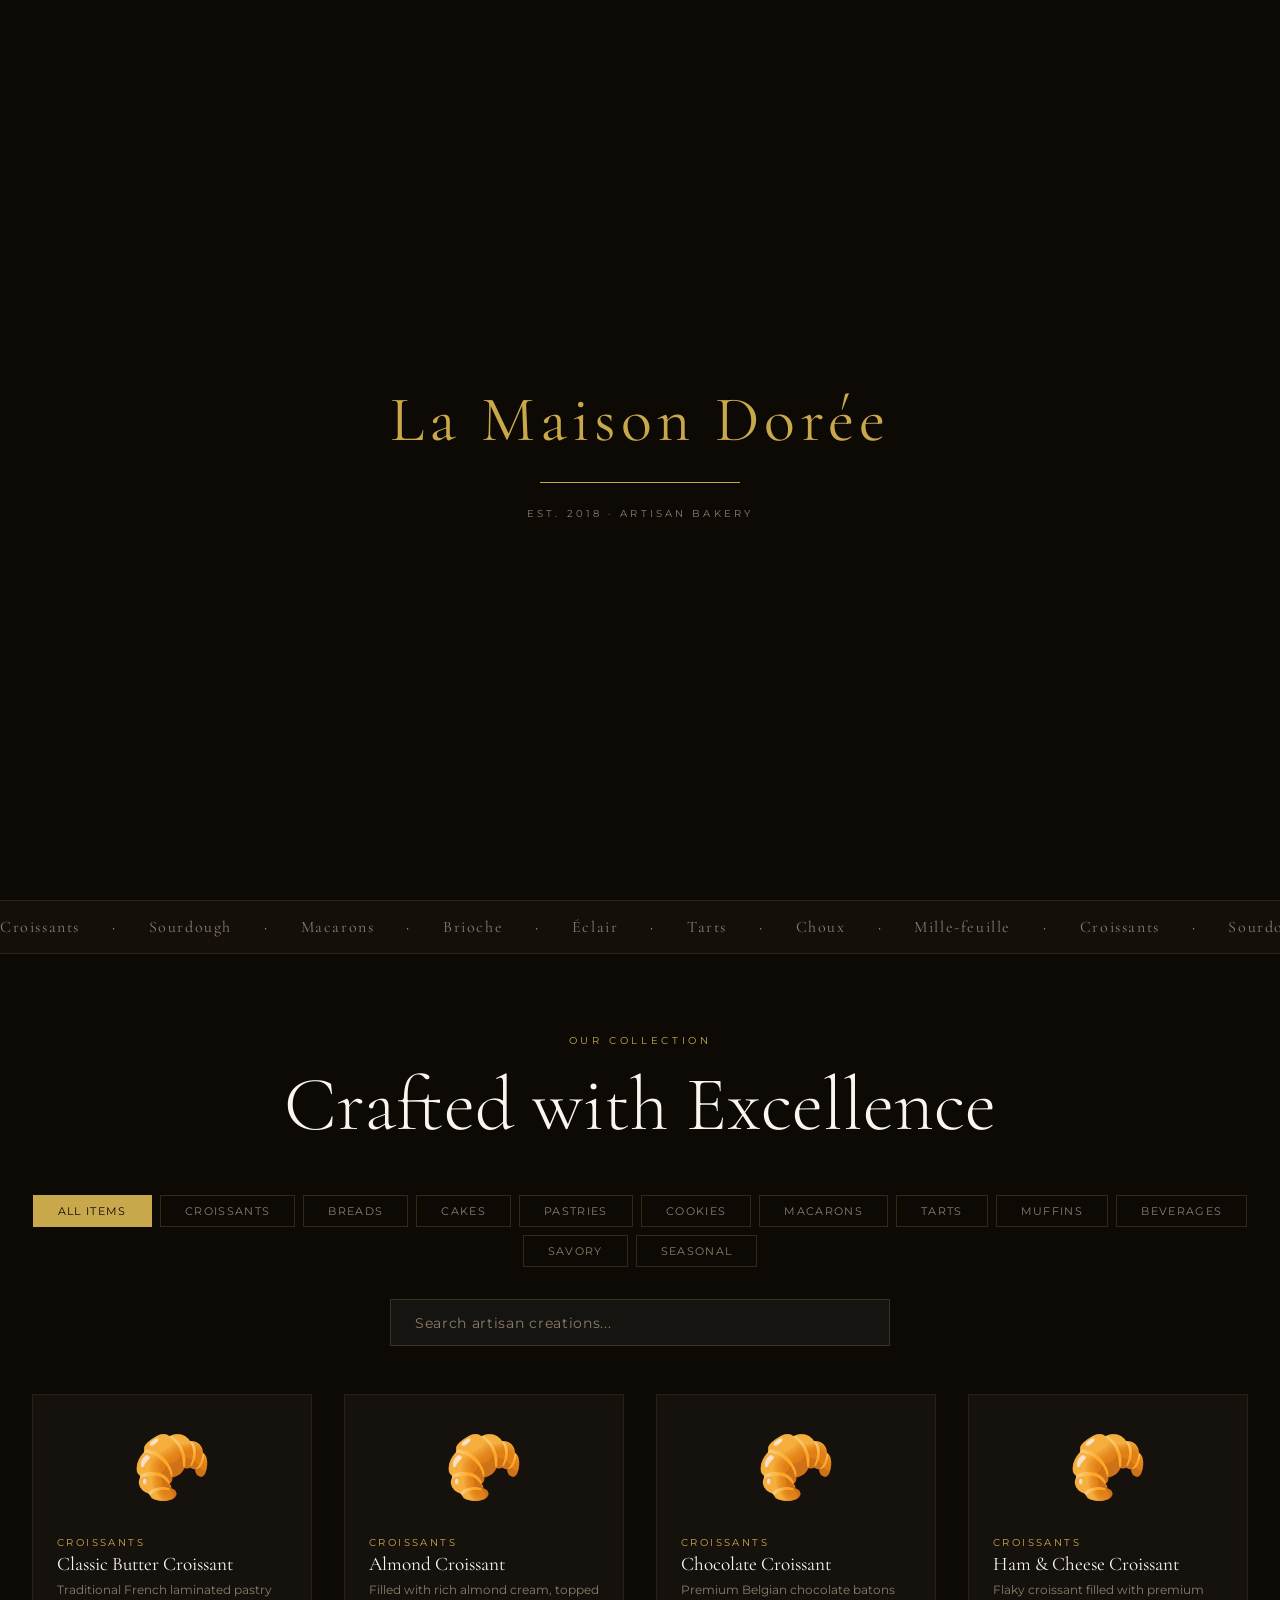
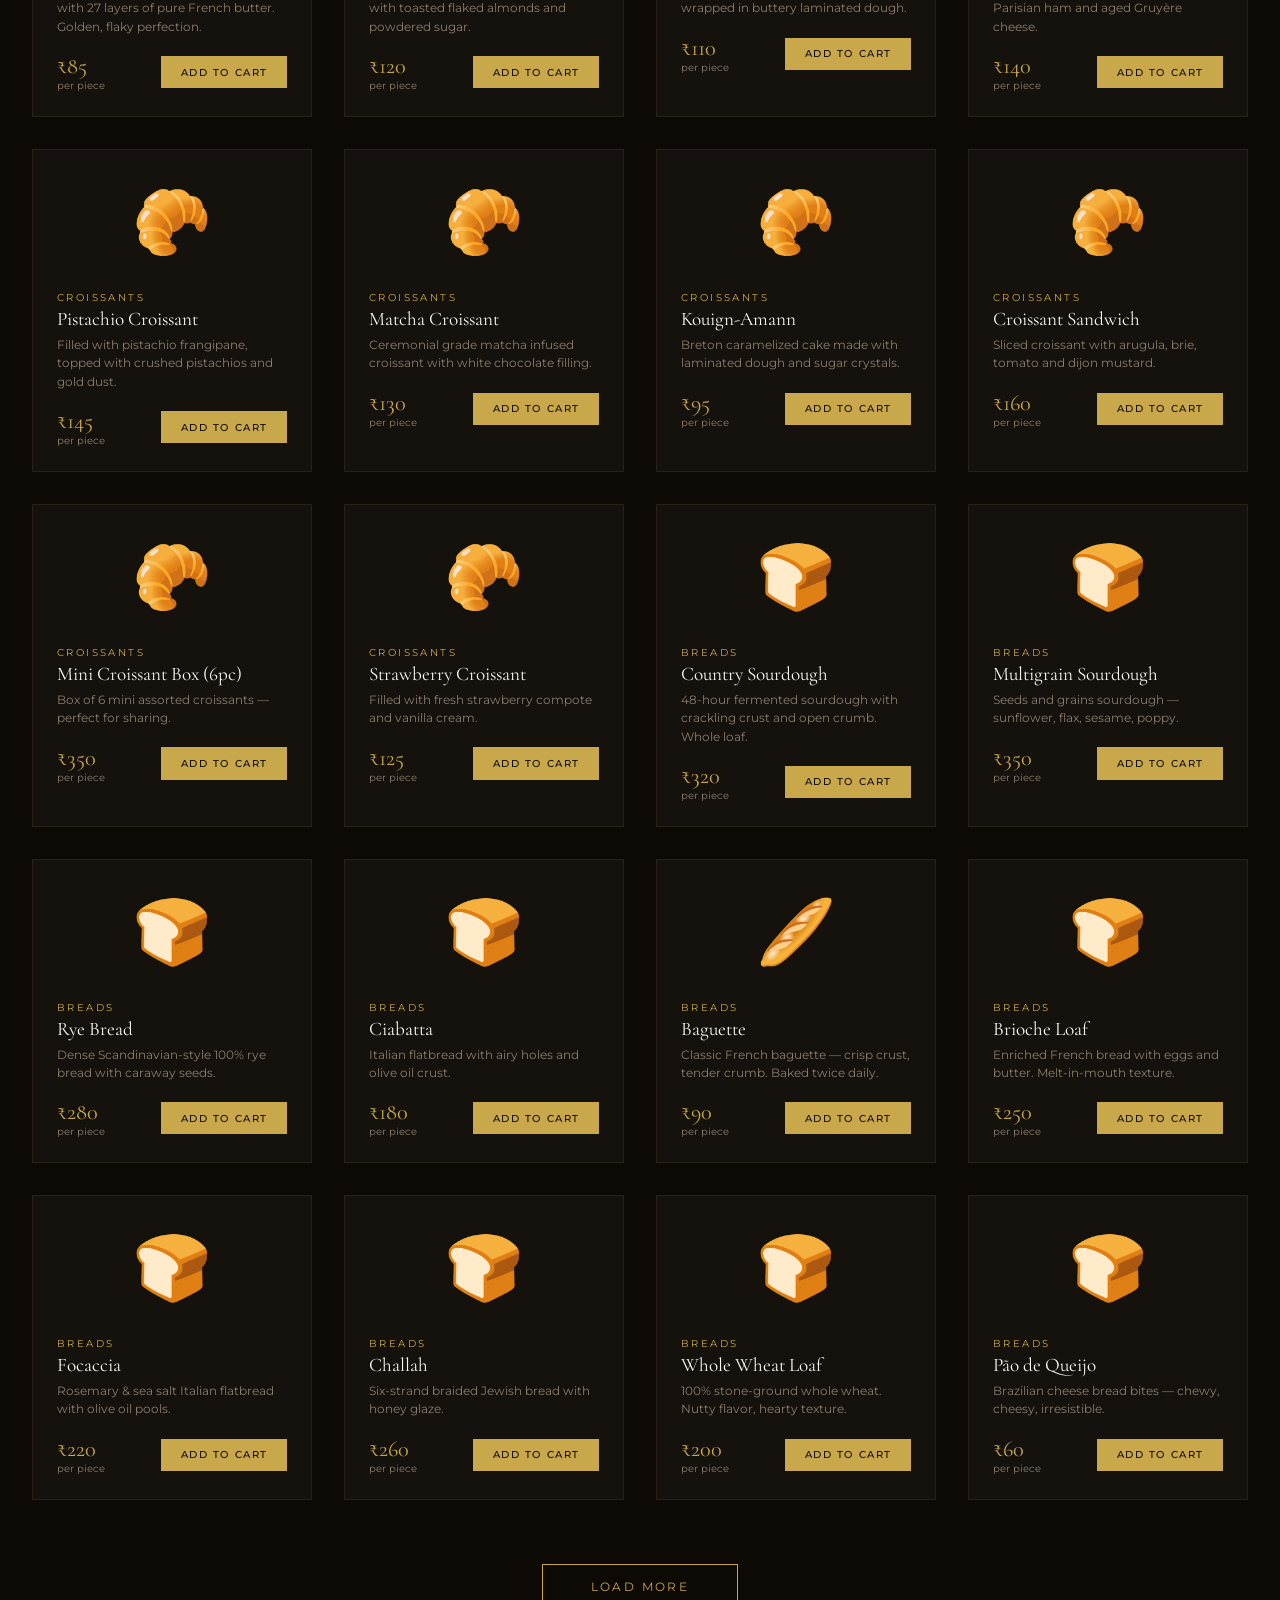
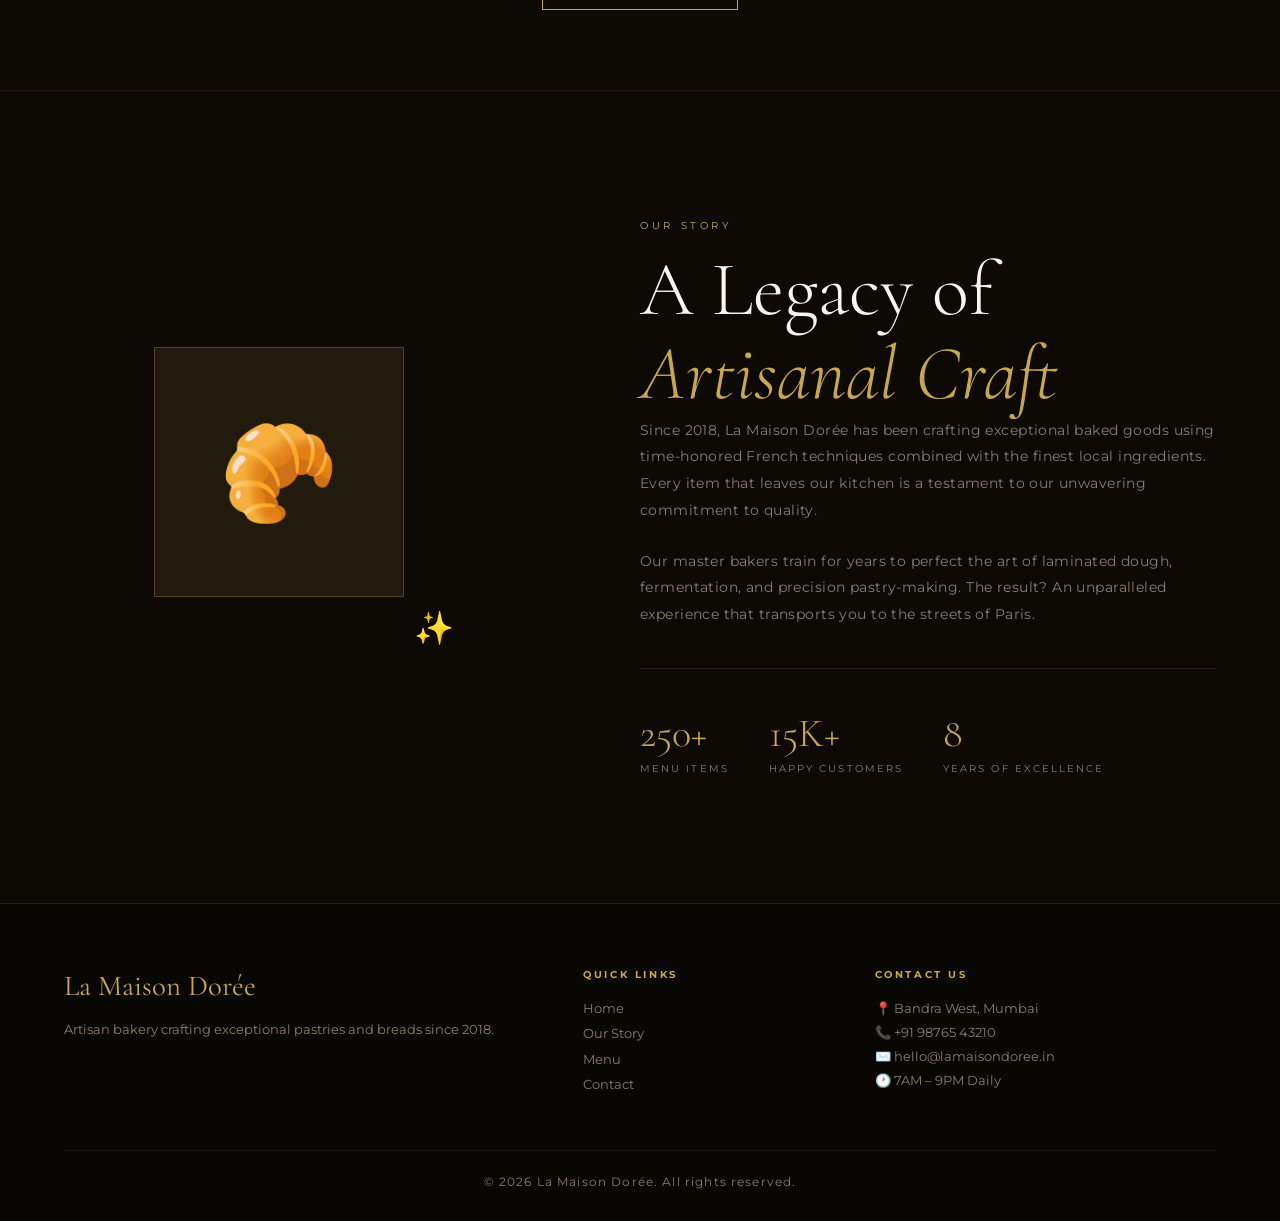
<file: index.html>
<!DOCTYPE html>
<html lang="en">
<head>
<meta charset="UTF-8">
<meta name="viewport" content="width=device-width, initial-scale=1.0">
<title>La Maison Dorée — Artisan Bakery</title>
<link rel="preconnect" href="https://fonts.googleapis.com">
<link href="https://fonts.googleapis.com/css2?family=Cormorant+Garamond:ital,wght@0,300;0,400;0,600;1,300;1,400&family=Montserrat:wght@200;300;400;500&family=Playfair+Display:ital,wght@0,400;0,700;1,400&display=swap" rel="stylesheet">
<link rel="stylesheet" href="css/customer.css">
</head>
<body>

<!-- Preloader -->
<div id="preloader">
  <div class="preloader-inner">
    <div class="preloader-logo">La Maison Dorée</div>
    <div class="preloader-line"></div>
    <div class="preloader-text">EST. 2018 · ARTISAN BAKERY</div>
  </div>
</div>

<!-- Cursor -->
<div class="custom-cursor" id="cursor"></div>
<div class="custom-cursor-follower" id="cursor-follower"></div>

<!-- Navigation -->
<nav class="nav" id="nav">
  <div class="nav-left">
    <span class="nav-tagline">Mumbai's Finest</span>
  </div>
  <div class="nav-center">
    <a href="index.html" class="nav-logo">La Maison Dorée</a>
  </div>
  <div class="nav-right">
    <button class="nav-btn" onclick="openAuthModal()">
      <span id="nav-user-name">Login</span>
    </button>
    <button class="cart-btn" onclick="openCart()">
      <span class="cart-icon">🛒</span>
      <span class="cart-count" id="cart-count">0</span>
    </button>
    <button class="nav-btn admin-link" onclick="window.location.href='admin.html'">Admin</button>
  </div>
</nav>

<!-- Hero Section -->
<section class="hero">
  <div class="hero-bg">
    <div class="hero-gradient"></div>
    <div class="hero-particles" id="particles"></div>
  </div>
  <div class="hero-content">
    <p class="hero-eyebrow reveal-up">Handcrafted with Passion</p>
    <h1 class="hero-title reveal-up">
      <span class="hero-title-line">Artisan</span>
      <span class="hero-title-line italic">Boulangerie</span>
    </h1>
    <p class="hero-subtitle reveal-up">Where every creation is a masterpiece of flavor, tradition, and contemporary artistry</p>
    <div class="hero-actions reveal-up">
      <button class="btn-primary" onclick="document.getElementById('products').scrollIntoView({behavior:'smooth'})">
        <span>Explore Collection</span>
        <svg width="20" height="20" viewBox="0 0 20 20" fill="none"><path d="M4 10h12M10 4l6 6-6 6" stroke="currentColor" stroke-width="1.5"/></svg>
      </button>
      <button class="btn-ghost" onclick="document.getElementById('about').scrollIntoView({behavior:'smooth'})">Our Story</button>
    </div>
  </div>
  <div class="hero-scroll-indicator">
    <div class="scroll-line"></div>
    <span>Scroll</span>
  </div>
</section>

<!-- Marquee -->
<div class="marquee-section">
  <div class="marquee-track">
    <span>Croissants</span><span class="dot">·</span>
    <span>Sourdough</span><span class="dot">·</span>
    <span>Macarons</span><span class="dot">·</span>
    <span>Brioche</span><span class="dot">·</span>
    <span>Éclair</span><span class="dot">·</span>
    <span>Tarts</span><span class="dot">·</span>
    <span>Choux</span><span class="dot">·</span>
    <span>Mille-feuille</span><span class="dot">·</span>
    <span>Croissants</span><span class="dot">·</span>
    <span>Sourdough</span><span class="dot">·</span>
    <span>Macarons</span><span class="dot">·</span>
    <span>Brioche</span><span class="dot">·</span>
    <span>Éclair</span><span class="dot">·</span>
    <span>Tarts</span><span class="dot">·</span>
    <span>Choux</span><span class="dot">·</span>
    <span>Mille-feuille</span><span class="dot">·</span>
  </div>
</div>

<!-- Categories Filter -->
<section class="categories-section" id="products">
  <div class="section-header">
    <p class="section-eyebrow">Our Collection</p>
    <h2 class="section-title">Crafted with Excellence</h2>
  </div>
  <div class="categories-filter" id="categories-filter">
    <button class="cat-btn active" data-cat="all">All Items</button>
    <button class="cat-btn" data-cat="croissants">Croissants</button>
    <button class="cat-btn" data-cat="breads">Breads</button>
    <button class="cat-btn" data-cat="cakes">Cakes</button>
    <button class="cat-btn" data-cat="pastries">Pastries</button>
    <button class="cat-btn" data-cat="cookies">Cookies</button>
    <button class="cat-btn" data-cat="macarons">Macarons</button>
    <button class="cat-btn" data-cat="tarts">Tarts</button>
    <button class="cat-btn" data-cat="muffins">Muffins</button>
    <button class="cat-btn" data-cat="beverages">Beverages</button>
    <button class="cat-btn" data-cat="savory">Savory</button>
    <button class="cat-btn" data-cat="seasonal">Seasonal</button>
  </div>

  <!-- Search -->
  <div class="search-bar-wrap">
    <input type="text" id="product-search" placeholder="Search artisan creations..." class="search-bar" oninput="filterProducts()">
  </div>

  <!-- Products Grid -->
  <div class="products-grid" id="products-grid"></div>
  
  <div class="load-more-wrap">
    <button class="btn-outline" id="load-more-btn" onclick="loadMore()">Load More</button>
  </div>
</section>

<!-- About Section -->
<section class="about-section" id="about">
  <div class="about-grid">
    <div class="about-visual">
      <div class="about-img-stack">
        <div class="about-img-main">🥐</div>
        <div class="about-img-accent">✨</div>
      </div>
    </div>
    <div class="about-content">
      <p class="section-eyebrow">Our Story</p>
      <h2 class="section-title">A Legacy of<br><em>Artisanal Craft</em></h2>
      <p class="about-text">Since 2018, La Maison Dorée has been crafting exceptional baked goods using time-honored French techniques combined with the finest local ingredients. Every item that leaves our kitchen is a testament to our unwavering commitment to quality.</p>
      <p class="about-text">Our master bakers train for years to perfect the art of laminated dough, fermentation, and precision pastry-making. The result? An unparalleled experience that transports you to the streets of Paris.</p>
      <div class="about-stats">
        <div class="stat"><span class="stat-num">250+</span><span class="stat-label">Menu Items</span></div>
        <div class="stat"><span class="stat-num">15K+</span><span class="stat-label">Happy Customers</span></div>
        <div class="stat"><span class="stat-num">8</span><span class="stat-label">Years of Excellence</span></div>
      </div>
    </div>
  </div>
</section>

<!-- Cart Sidebar -->
<div class="cart-overlay" id="cart-overlay" onclick="closeCart()"></div>
<div class="cart-sidebar" id="cart-sidebar">
  <div class="cart-header">
    <h3>Your Selection</h3>
    <button onclick="closeCart()" class="cart-close">×</button>
  </div>
  <div class="cart-items" id="cart-items"></div>
  <div class="cart-footer">
    <div class="cart-total-row">
      <span>Subtotal</span>
      <span id="cart-subtotal">₹0</span>
    </div>
    <div class="cart-total-row">
      <span>GST (5%)</span>
      <span id="cart-tax">₹0</span>
    </div>
    <div class="cart-total-row cart-total-final">
      <span>Total</span>
      <span id="cart-total">₹0</span>
    </div>
    <button class="btn-primary full-width" onclick="proceedToCheckout()">Proceed to Checkout</button>
  </div>
</div>

<!-- Auth Modal -->
<div class="modal-overlay" id="auth-modal-overlay">
  <div class="modal auth-modal">
    <button class="modal-close" onclick="closeAuthModal()">×</button>
    <div class="auth-tabs">
      <button class="auth-tab active" id="login-tab" onclick="switchTab('login')">Sign In</button>
      <button class="auth-tab" id="signup-tab" onclick="switchTab('signup')">Register</button>
    </div>
    
    <!-- Login Form -->
    <div id="login-form" class="auth-form">
      <h2>Welcome Back</h2>
      <p class="auth-subtitle">Sign in to your account</p>
      <div class="form-group">
        <label>Email Address</label>
        <input type="email" id="login-email" placeholder="your@email.com" class="form-input">
      </div>
      <div class="form-group">
        <label>Password</label>
        <div class="input-pw-wrap">
          <input type="password" id="login-password" placeholder="Enter password" class="form-input">
          <button class="pw-toggle" onclick="togglePw('login-password')">👁</button>
        </div>
      </div>
      <div id="login-error" class="form-error"></div>
      <button class="btn-primary full-width" onclick="loginUser()">Sign In</button>
      <p class="auth-switch">New here? <a href="#" onclick="switchTab('signup')">Create Account</a></p>
    </div>
    
    <!-- Signup Form -->
    <div id="signup-form" class="auth-form hidden">
      <h2>Create Account</h2>
      <p class="auth-subtitle">Join La Maison Dorée</p>
      <div class="form-row">
        <div class="form-group">
          <label>First Name *</label>
          <input type="text" id="su-fname" placeholder="First name" class="form-input">
        </div>
        <div class="form-group">
          <label>Last Name *</label>
          <input type="text" id="su-lname" placeholder="Last name" class="form-input">
        </div>
      </div>
      <div class="form-group">
        <label>Email Address *</label>
        <input type="email" id="su-email" placeholder="your@email.com" class="form-input">
      </div>
      <div class="form-group">
        <label>Phone Number *</label>
        <div class="phone-wrap">
          <span class="phone-prefix">+91</span>
          <input type="tel" id="su-phone" placeholder="10-digit mobile number" class="form-input" maxlength="10">
        </div>
      </div>
      <div class="form-group">
        <label>Password *</label>
        <div class="input-pw-wrap">
          <input type="password" id="su-password" placeholder="Min 8 characters" class="form-input" oninput="checkPasswordStrength(this.value)">
          <button class="pw-toggle" onclick="togglePw('su-password')">👁</button>
        </div>
        <div class="pw-strength-bar"><div id="pw-strength-fill"></div></div>
        <p class="pw-strength-text" id="pw-strength-text"></p>
      </div>
      <div class="form-group">
        <label>Confirm Password *</label>
        <input type="password" id="su-confirm-password" placeholder="Re-enter password" class="form-input">
      </div>
      <div class="address-section">
        <h4 class="address-title">Delivery Address</h4>
        <div class="form-group">
          <label>Address Line 1 *</label>
          <input type="text" id="su-addr1" placeholder="House/Flat no., Building name" class="form-input">
        </div>
        <div class="form-group">
          <label>Address Line 2</label>
          <input type="text" id="su-addr2" placeholder="Street, Locality" class="form-input">
        </div>
        <div class="form-row">
          <div class="form-group">
            <label>PIN Code *</label>
            <input type="text" id="su-pin" placeholder="6-digit PIN" class="form-input" maxlength="6" oninput="fetchPincode(this.value)">
          </div>
          <div class="form-group">
            <label>City</label>
            <input type="text" id="su-city" placeholder="City" class="form-input" readonly>
          </div>
        </div>
        <div class="form-row">
          <div class="form-group">
            <label>State</label>
            <input type="text" id="su-state" placeholder="State" class="form-input" readonly>
          </div>
          <div class="form-group">
            <label>Country</label>
            <input type="text" id="su-country" value="India" class="form-input" readonly>
          </div>
        </div>
      </div>
      <div id="signup-error" class="form-error"></div>
      <button class="btn-primary full-width" onclick="registerUser()">Create Account</button>
      <p class="auth-switch">Already have an account? <a href="#" onclick="switchTab('login')">Sign In</a></p>
    </div>
  </div>
</div>

<!-- Checkout Modal -->
<div class="modal-overlay" id="checkout-modal-overlay">
  <div class="modal checkout-modal">
    <button class="modal-close" onclick="closeCheckout()">×</button>
    <h2>Order Summary</h2>
    <div id="checkout-items-list"></div>
    <div class="checkout-address-section">
      <h3>Delivery Address</h3>
      <div id="checkout-address-display"></div>
    </div>
    <div class="checkout-totals">
      <div class="checkout-row"><span>Subtotal</span><span id="co-subtotal"></span></div>
      <div class="checkout-row"><span>GST (5%)</span><span id="co-tax"></span></div>
      <div class="checkout-row"><span>Delivery</span><span>₹40</span></div>
      <div class="checkout-row total-row"><span>Total</span><span id="co-total"></span></div>
    </div>
    <button class="btn-primary full-width" onclick="goToPayment()">Proceed to Payment</button>
  </div>
</div>

<!-- Payment Modal -->
<div class="modal-overlay" id="payment-modal-overlay">
  <div class="modal payment-modal">
    <button class="modal-close" onclick="closePayment()">×</button>
    <h2>Secure Payment</h2>
    <div class="payment-amount-display">
      <span class="pay-label">Amount to Pay</span>
      <span class="pay-amount" id="pay-amount-display">₹0</span>
    </div>
    <div class="payment-methods">
      <button class="pay-method-btn active" data-method="upi">UPI</button>
      <button class="pay-method-btn" data-method="card">Credit/Debit Card</button>
      <button class="pay-method-btn" data-method="cod">Cash on Delivery</button>
    </div>
    <div class="pay-upi pay-section active" id="pay-upi">
      <div class="form-group">
        <label>UPI ID</label>
        <input type="text" id="upi-id" placeholder="yourname@paytm / @gpay" class="form-input">
      </div>
      <div class="qr-mock">
        <div class="qr-inner">📱</div>
        <p>Scan to pay via any UPI app</p>
      </div>
    </div>
    <div class="pay-card pay-section" id="pay-card">
      <div class="form-group">
        <label>Card Number</label>
        <input type="text" id="card-num" placeholder="1234 5678 9012 3456" class="form-input" maxlength="19" oninput="formatCard(this)">
      </div>
      <div class="form-row">
        <div class="form-group">
          <label>Expiry</label>
          <input type="text" id="card-exp" placeholder="MM/YY" class="form-input" maxlength="5">
        </div>
        <div class="form-group">
          <label>CVV</label>
          <input type="password" id="card-cvv" placeholder="•••" class="form-input" maxlength="3">
        </div>
      </div>
      <div class="form-group">
        <label>Name on Card</label>
        <input type="text" id="card-name" placeholder="Full name" class="form-input">
      </div>
    </div>
    <div class="pay-cod pay-section" id="pay-cod">
      <div class="cod-info">
        <span class="cod-icon">💵</span>
        <p>Pay in cash when your order arrives. Please keep exact change ready.</p>
      </div>
    </div>
    <div class="payment-confirm-check">
      <label class="checkbox-label">
        <input type="checkbox" id="payment-confirm-checkbox">
        <span class="checkmark"></span>
        I confirm the order details and authorize this payment of <strong id="confirm-amount"></strong>
      </label>
    </div>
    <button class="btn-primary full-width" onclick="confirmPayment()">Confirm & Place Order</button>
  </div>
</div>

<!-- Footer -->
<footer class="footer">
  <div class="footer-top">
    <div class="footer-brand">
      <div class="footer-logo">La Maison Dorée</div>
      <p>Artisan bakery crafting exceptional pastries and breads since 2018.</p>
    </div>
    <div class="footer-links">
      <h4>Quick Links</h4>
      <a href="#">Home</a>
      <a href="#">Our Story</a>
      <a href="#">Menu</a>
      <a href="#">Contact</a>
    </div>
    <div class="footer-contact">
      <h4>Contact Us</h4>
      <p>📍 Bandra West, Mumbai</p>
      <p>📞 +91 98765 43210</p>
      <p>✉️ hello@lamaisondoree.in</p>
      <p>🕐 7AM – 9PM Daily</p>
    </div>
  </div>
  <div class="footer-bottom">
    <p>© 2026 La Maison Dorée. All rights reserved.</p>
  </div>
</footer>

<!-- Toast Notification -->
<div class="toast" id="toast"></div>

<script src="js/products-data.js"></script>
<script src="js/customer.js"></script>
</body>
</html>
</file>
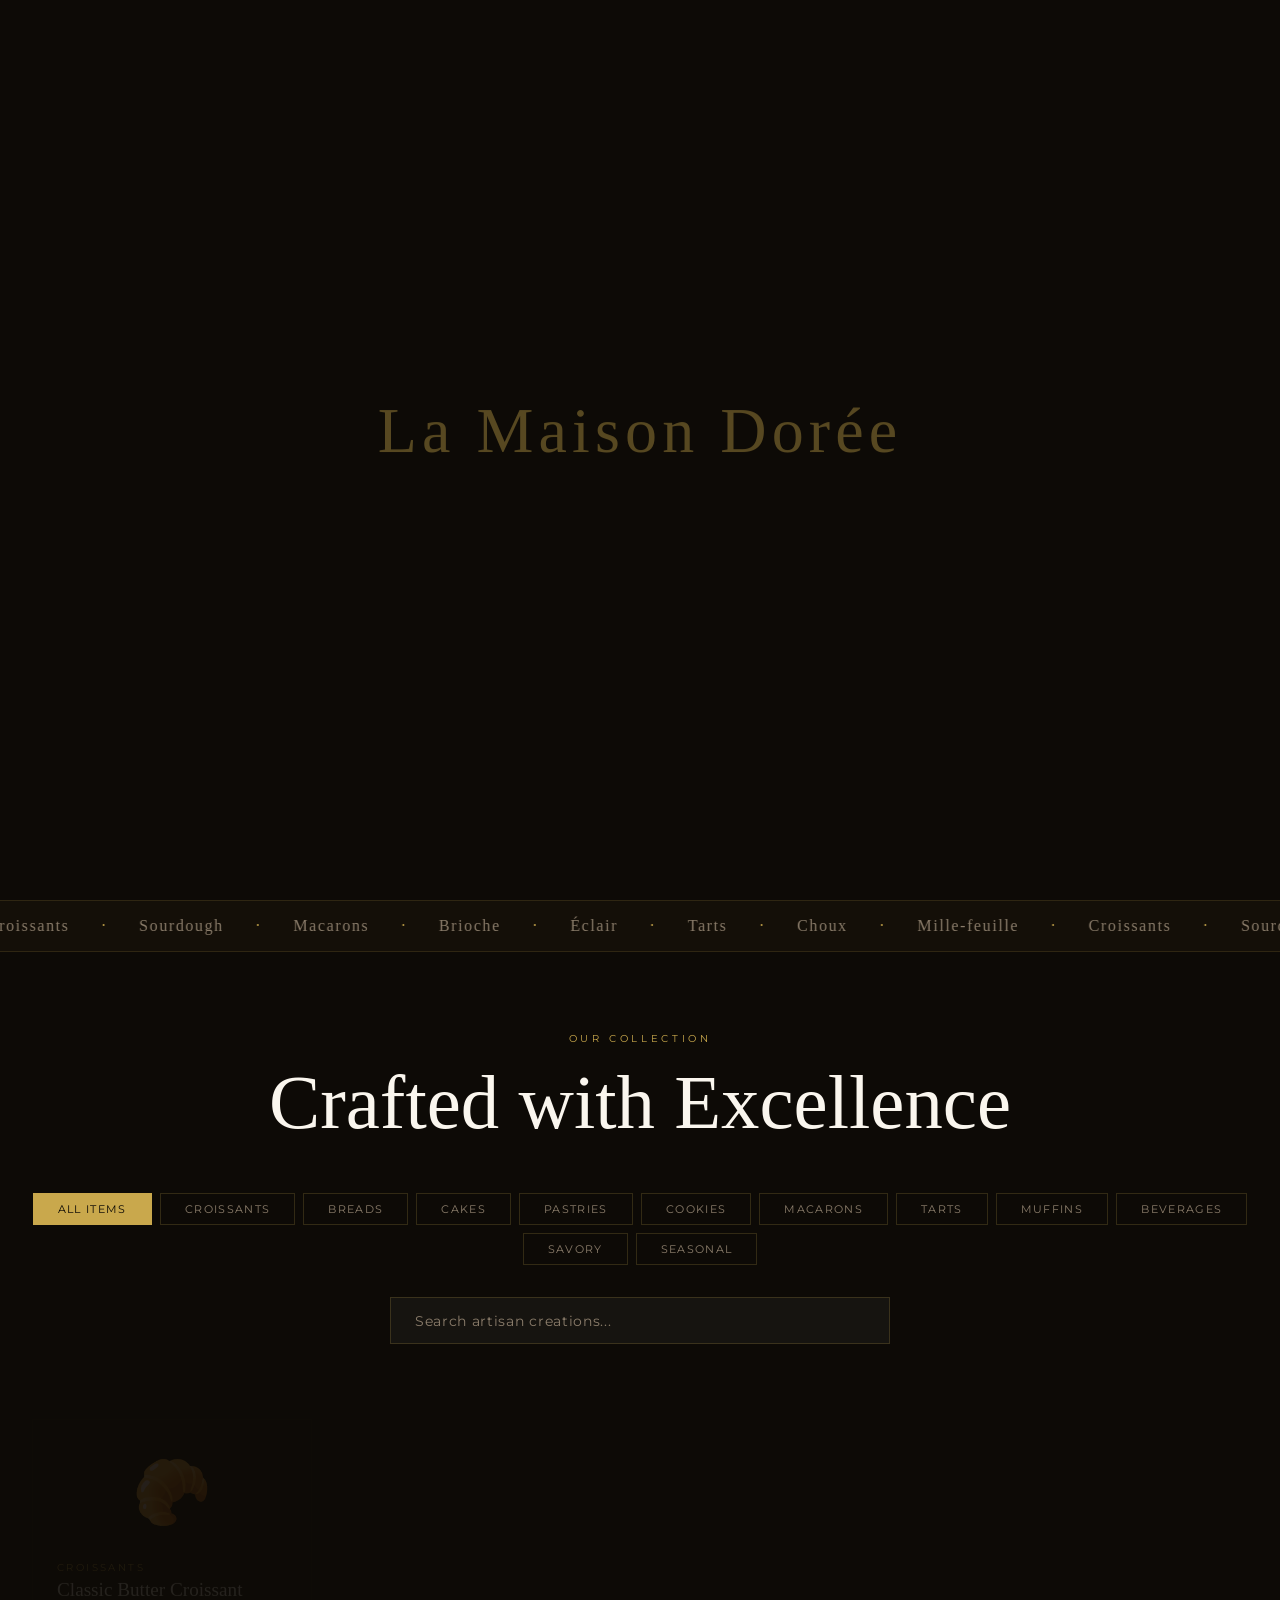
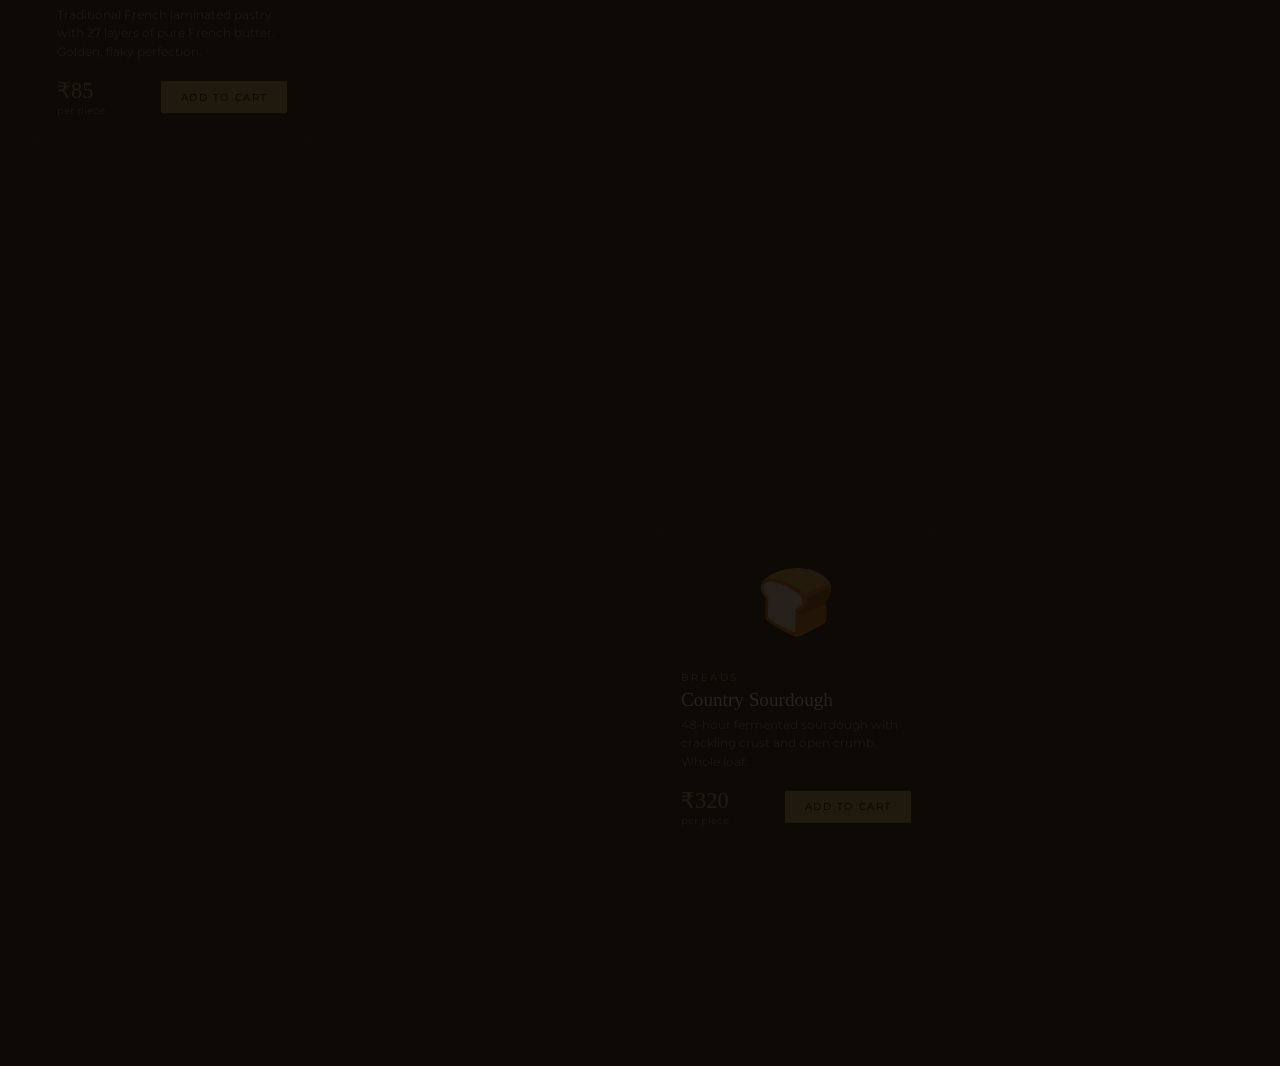
<file: invoice.html>
<!DOCTYPE html>
<html lang="en">
<head>
<meta charset="UTF-8">
<meta name="viewport" content="width=device-width, initial-scale=1.0">
<title>Order Invoice — La Maison Dorée</title>
<link rel="preconnect" href="https://fonts.googleapis.com">
<link href="https://fonts.googleapis.com/css2?family=Cormorant+Garamond:ital,wght@0,300;0,400;0,600;1,300;1,400&family=Montserrat:wght@200;300;400;500&display=swap" rel="stylesheet">
<style>
:root {
  --gold: #C9A84C; --gold-light: #E8C97A; --gold-dark: #9A7A2E;
  --cream: #FAF6EE; --noir: #0D0A06; --noir-soft: #1A1511;
  --warm-gray: #8B7D6B;
  --font-display: 'Cormorant Garamond', serif;
  --font-body: 'Montserrat', sans-serif;
}
* { margin: 0; padding: 0; box-sizing: border-box; }
body { background: var(--noir); color: var(--cream); font-family: var(--font-body); min-height: 100vh; }

/* Success Banner */
.success-banner {
  background: linear-gradient(135deg, rgba(201,168,76,0.15), rgba(201,168,76,0.05));
  border-bottom: 1px solid rgba(201,168,76,0.3);
  padding: 3rem 2rem; text-align: center;
  animation: fadeIn 0.8s ease;
}
@keyframes fadeIn { from { opacity: 0; transform: translateY(-20px); } to { opacity: 1; transform: translateY(0); } }
.success-icon { font-size: 4rem; margin-bottom: 1rem; display: block; animation: bounce 1s 0.5s ease; }
@keyframes bounce { 0%, 100% { transform: scale(1); } 50% { transform: scale(1.2); } }
.success-title { font-family: var(--font-display); font-size: 2.5rem; color: var(--gold); margin-bottom: 0.5rem; }
.success-subtitle { font-size: 0.85rem; color: var(--warm-gray); letter-spacing: 0.05em; }

/* Page */
.page-wrap { max-width: 800px; margin: 0 auto; padding: 2rem; }

/* Delivery Timer */
.delivery-card {
  background: rgba(201,168,76,0.08); border: 1px solid rgba(201,168,76,0.3);
  padding: 2rem; margin: 2rem 0; text-align: center;
  animation: slideIn 0.6s 0.3s ease backwards;
}
@keyframes slideIn { from { opacity: 0; transform: translateY(20px); } to { opacity: 1; transform: translateY(0); } }
.delivery-label { font-size: 0.65rem; letter-spacing: 0.25em; text-transform: uppercase; color: var(--warm-gray); margin-bottom: 0.5rem; }
.delivery-time { font-family: var(--font-display); font-size: 2rem; color: var(--gold); margin-bottom: 0.5rem; }
.delivery-note { font-size: 0.75rem; color: var(--warm-gray); }

/* Invoice */
.invoice-box {
  background: var(--noir-soft); border: 1px solid rgba(201,168,76,0.2);
  animation: slideIn 0.6s 0.5s ease backwards;
}
.invoice-header {
  padding: 2rem 2.5rem;
  border-bottom: 1px solid rgba(201,168,76,0.15);
  display: flex; justify-content: space-between; align-items: flex-start;
}
.invoice-brand .brand-name { font-family: var(--font-display); font-size: 1.8rem; color: var(--gold); }
.invoice-brand .brand-sub { font-size: 0.65rem; letter-spacing: 0.2em; text-transform: uppercase; color: var(--warm-gray); }
.invoice-meta { text-align: right; }
.invoice-number { font-family: var(--font-display); font-size: 1.2rem; color: var(--cream); }
.invoice-date { font-size: 0.75rem; color: var(--warm-gray); margin-top: 0.3rem; }

.invoice-addresses {
  display: grid; grid-template-columns: 1fr 1fr;
  padding: 1.5rem 2.5rem; gap: 2rem;
  border-bottom: 1px solid rgba(201,168,76,0.1);
}
.addr-block h4 { font-size: 0.6rem; letter-spacing: 0.25em; text-transform: uppercase; color: var(--gold); margin-bottom: 0.75rem; }
.addr-block p { font-size: 0.82rem; color: var(--cream); line-height: 1.7; }
.addr-block .small { font-size: 0.75rem; color: var(--warm-gray); }

.invoice-items { padding: 1.5rem 2.5rem; }
.items-head {
  display: grid; grid-template-columns: 2fr 1fr 1fr 1fr;
  font-size: 0.6rem; letter-spacing: 0.2em; text-transform: uppercase;
  color: var(--warm-gray); padding-bottom: 0.75rem;
  border-bottom: 1px solid rgba(201,168,76,0.1);
}
.invoice-item {
  display: grid; grid-template-columns: 2fr 1fr 1fr 1fr;
  padding: 0.75rem 0; font-size: 0.85rem;
  border-bottom: 1px solid rgba(255,255,255,0.04);
}
.item-name { color: var(--cream); }
.item-cell { color: var(--warm-gray); }
.item-total { color: var(--gold); font-family: var(--font-display); }

.invoice-totals {
  padding: 1.5rem 2.5rem;
  background: rgba(201,168,76,0.03);
  border-top: 1px solid rgba(201,168,76,0.1);
}
.total-row { display: flex; justify-content: space-between; padding: 0.35rem 0; font-size: 0.83rem; color: var(--warm-gray); }
.total-row.grand { color: var(--gold); font-family: var(--font-display); font-size: 1.2rem; border-top: 1px solid rgba(201,168,76,0.2); padding-top: 0.75rem; margin-top: 0.35rem; }

.invoice-footer {
  padding: 1.5rem 2.5rem; text-align: center;
  border-top: 1px solid rgba(201,168,76,0.1);
}
.invoice-footer p { font-size: 0.75rem; color: var(--warm-gray); margin-bottom: 0.3rem; }
.invoice-footer .tagline { font-family: var(--font-display); font-size: 1rem; color: var(--gold); font-style: italic; }

/* Status badge */
.status-badge {
  display: inline-block; background: rgba(76,175,80,0.2);
  border: 1px solid rgba(76,175,80,0.5); color: #4caf50;
  padding: 0.25rem 0.75rem; font-size: 0.65rem; letter-spacing: 0.15em;
  text-transform: uppercase; margin-top: 0.3rem;
}

/* Buttons */
.action-buttons { display: flex; gap: 1rem; margin: 2rem 0; flex-wrap: wrap; }
.btn-gold {
  background: var(--gold); color: var(--noir);
  border: none; padding: 0.9rem 2rem;
  font-family: var(--font-body); font-size: 0.75rem;
  letter-spacing: 0.15em; text-transform: uppercase;
  cursor: pointer; transition: all 0.3s; flex: 1;
}
.btn-gold:hover { background: var(--gold-dark); }
.btn-outline {
  background: transparent; color: var(--gold);
  border: 1px solid var(--gold); padding: 0.9rem 2rem;
  font-family: var(--font-body); font-size: 0.75rem;
  letter-spacing: 0.15em; text-transform: uppercase;
  cursor: pointer; transition: all 0.3s; flex: 1;
}
.btn-outline:hover { background: var(--gold); color: var(--noir); }

/* Print */
@media print {
  body { background: white; color: black; }
  .success-banner, .delivery-card, .action-buttons { display: none; }
  .invoice-box { border: 1px solid #ddd; }
  .invoice-brand .brand-name, .delivery-time, .item-total, .grand { color: #8B6914; }
  .invoice-meta, .addr-block p, .item-name { color: black; }
  .addr-block .small, .item-cell, .total-row, .invoice-footer p { color: #555; }
}
</style>
</head>
<body>

<div class="success-banner">
  <span class="success-icon">🎉</span>
  <h1 class="success-title">Order Confirmed!</h1>
  <p class="success-subtitle">Your artisan delicacies are being prepared with love</p>
</div>

<div class="page-wrap">
  <div class="delivery-card">
    <div class="delivery-label">Estimated Delivery Time</div>
    <div class="delivery-time" id="delivery-time">—</div>
    <div class="delivery-note">⏱ Your order will arrive within 1–4 hours from order placement</div>
  </div>

  <div class="invoice-box" id="invoice-box">
    <div class="invoice-header">
      <div class="invoice-brand">
        <div class="brand-name">La Maison Dorée</div>
        <div class="brand-sub">Artisan Bakery · Mumbai</div>
      </div>
      <div class="invoice-meta">
        <div class="invoice-number" id="inv-number">INVOICE</div>
        <div class="invoice-date" id="inv-date"></div>
        <div class="status-badge">✓ CONFIRMED</div>
      </div>
    </div>

    <div class="invoice-addresses">
      <div class="addr-block">
        <h4>From</h4>
        <p>La Maison Dorée<br>14, Hill Road, Bandra West<br>Mumbai - 400050<br>Maharashtra, India</p>
        <p class="small">GSTIN: 27ABCDE1234F1Z5<br>hello@lamaisondoree.in | +91 98765 43210</p>
      </div>
      <div class="addr-block">
        <h4>Deliver To</h4>
        <p id="delivery-address">—</p>
      </div>
    </div>

    <div class="invoice-items">
      <div class="items-head">
        <span>Item</span>
        <span>Rate</span>
        <span>Qty</span>
        <span>Amount</span>
      </div>
      <div id="invoice-items-list"></div>
    </div>

    <div class="invoice-totals">
      <div class="total-row"><span>Subtotal</span><span id="inv-subtotal"></span></div>
      <div class="total-row"><span>GST (5%)</span><span id="inv-tax"></span></div>
      <div class="total-row"><span>Delivery Charge</span><span>₹40</span></div>
      <div class="total-row grand"><span>Total Paid</span><span id="inv-total"></span></div>
    </div>

    <div class="invoice-footer">
      <p>Payment Method: <strong id="inv-payment"></strong></p>
      <p>Order ID: <strong id="inv-order-id"></strong></p>
      <p style="margin-top:1rem" class="tagline">"Baked with passion, delivered with love."</p>
      <p style="margin-top:0.5rem">Thank you for choosing La Maison Dorée!</p>
    </div>
  </div>

  <div class="action-buttons">
    <button class="btn-gold" onclick="downloadInvoice()">⬇ Download Invoice</button>
    <button class="btn-outline" onclick="window.location.href='index.html'">← Continue Shopping</button>
  </div>
</div>

<script>
window.addEventListener('load', () => {
  const order = JSON.parse(localStorage.getItem('lmd_last_order') || 'null');
  if (!order) { window.location.href = 'index.html'; return; }

  document.getElementById('delivery-time').textContent = order.estimatedDelivery;
  document.getElementById('inv-number').textContent = order.id;
  document.getElementById('inv-date').textContent = new Date(order.placedAt).toLocaleString('en-IN', { dateStyle: 'medium', timeStyle: 'short' });
  document.getElementById('inv-order-id').textContent = order.id;
  document.getElementById('inv-payment').textContent = { upi: 'UPI', card: 'Credit/Debit Card', cod: 'Cash on Delivery' }[order.paymentMethod] || order.paymentMethod;

  const addr = order.address;
  document.getElementById('delivery-address').innerHTML = `
    ${order.userName}<br>${order.userPhone}<br>
    ${addr.line1}${addr.line2 ? ', '+addr.line2 : ''}<br>
    ${addr.city}, ${addr.state} - ${addr.pin}`;

  document.getElementById('invoice-items-list').innerHTML = order.items.map(i => `
    <div class="invoice-item">
      <span class="item-name">${i.emoji} ${i.name}</span>
      <span class="item-cell">₹${i.price}</span>
      <span class="item-cell">${i.qty}</span>
      <span class="item-total">₹${i.price * i.qty}</span>
    </div>`).join('');

  document.getElementById('inv-subtotal').textContent = `₹${order.subtotal}`;
  document.getElementById('inv-tax').textContent = `₹${order.tax}`;
  document.getElementById('inv-total').textContent = `₹${order.total}`;
});

function downloadInvoice() {
  const order = JSON.parse(localStorage.getItem('lmd_last_order') || '{}');
  const printContent = document.getElementById('invoice-box').innerHTML;
  const win = window.open('', '_blank');
  win.document.write(`
    <html><head><title>Invoice ${order.id}</title>
    <style>
      body { font-family: 'Montserrat', sans-serif; color: #333; max-width: 800px; margin: 0 auto; padding: 2rem; }
      .invoice-header { display: flex; justify-content: space-between; padding: 1.5rem 0; border-bottom: 2px solid #C9A84C; }
      .brand-name { font-size: 1.8rem; color: #C9A84C; font-family: Georgia, serif; }
      .brand-sub, .invoice-date { color: #666; font-size: 0.75rem; }
      .invoice-number { font-size: 1.2rem; }
      .status-badge { background: #e8f5e9; color: #388e3c; padding: 0.2rem 0.5rem; font-size: 0.7rem; }
      .invoice-addresses { display: grid; grid-template-columns: 1fr 1fr; gap: 2rem; padding: 1rem 0; }
      .addr-block h4 { color: #C9A84C; font-size: 0.65rem; text-transform: uppercase; letter-spacing: 0.2em; margin-bottom: 0.5rem; }
      .addr-block p { font-size: 0.82rem; line-height: 1.7; }
      .items-head { display: grid; grid-template-columns: 2fr 1fr 1fr 1fr; background: #f5f5f5; padding: 0.5rem; font-size: 0.7rem; text-transform: uppercase; color: #666; }
      .invoice-item { display: grid; grid-template-columns: 2fr 1fr 1fr 1fr; padding: 0.6rem 0; border-bottom: 1px solid #eee; font-size: 0.85rem; }
      .item-total { color: #C9A84C; }
      .invoice-totals { padding: 1rem 0; border-top: 1px solid #ddd; }
      .total-row { display: flex; justify-content: space-between; padding: 0.3rem 0; font-size: 0.83rem; color: #555; }
      .grand { color: #C9A84C; font-size: 1.1rem; font-weight: bold; border-top: 2px solid #C9A84C; padding-top: 0.5rem; margin-top: 0.3rem; }
      .invoice-footer { text-align: center; padding: 1rem 0; border-top: 1px solid #eee; color: #666; font-size: 0.75rem; }
      .tagline { font-style: italic; color: #C9A84C; font-size: 1rem; }
    </style></head>
    <body>${printContent}</body></html>`);
  win.document.close();
  win.focus();
  setTimeout(() => { win.print(); win.close(); }, 500);
}
</script>
</body>
</html>
</file>
<file: css/customer.css>
/* =====================================================
   LA MAISON DORÉE — Customer CSS
   Inspired by Pagani's elegance & precision
   ===================================================== */

:root {
  --gold: #C9A84C;
  --gold-light: #E8C97A;
  --gold-dark: #9A7A2E;
  --cream: #FAF6EE;
  --cream-dark: #F0E8D8;
  --noir: #0D0A06;
  --noir-soft: #1A1511;
  --charcoal: #2C2416;
  --warm-gray: #8B7D6B;
  --white: #FFFFFF;
  --font-display: 'Cormorant Garamond', serif;
  --font-body: 'Montserrat', sans-serif;
  --font-accent: 'Playfair Display', serif;
  --ease-luxury: cubic-bezier(0.25, 0.46, 0.45, 0.94);
  --ease-sharp: cubic-bezier(0.76, 0, 0.24, 1);
  --transition: all 0.6s var(--ease-luxury);
}

* { margin: 0; padding: 0; box-sizing: border-box; }

html { scroll-behavior: smooth; }

body {
  background: var(--noir);
  color: var(--cream);
  font-family: var(--font-body);
  overflow-x: hidden;
  cursor: none;
}

/* ---- CUSTOM CURSOR ---- */
.custom-cursor {
  position: fixed; width: 8px; height: 8px;
  background: var(--gold); border-radius: 50%;
  pointer-events: none; z-index: 10000;
  transition: transform 0.1s;
  transform: translate(-50%,-50%);
}
.custom-cursor-follower {
  position: fixed; width: 40px; height: 40px;
  border: 1px solid rgba(201,168,76,0.4); border-radius: 50%;
  pointer-events: none; z-index: 9999;
  transition: transform 0.35s var(--ease-luxury);
  transform: translate(-50%,-50%);
}
body:hover .custom-cursor { transform: translate(-50%,-50%) scale(1); }
a, button { cursor: none; }

/* ---- PRELOADER ---- */
#preloader {
  position: fixed; inset: 0;
  background: var(--noir);
  z-index: 99999;
  display: flex; align-items: center; justify-content: center;
  transition: opacity 0.8s var(--ease-luxury), visibility 0.8s;
}
#preloader.done { opacity: 0; visibility: hidden; }

.preloader-inner { text-align: center; }
.preloader-logo {
  font-family: var(--font-display);
  font-size: clamp(2rem, 6vw, 4rem);
  color: var(--gold);
  letter-spacing: 0.08em;
  opacity: 0;
  animation: fadeInUp 1s 0.3s var(--ease-luxury) forwards;
}
.preloader-line {
  width: 0; height: 1px;
  background: var(--gold);
  margin: 1.5rem auto;
  animation: expandLine 1.2s 0.8s var(--ease-sharp) forwards;
}
.preloader-text {
  font-size: 0.65rem; letter-spacing: 0.3em;
  color: var(--warm-gray); text-transform: uppercase;
  opacity: 0;
  animation: fadeInUp 0.8s 1.4s var(--ease-luxury) forwards;
}

@keyframes fadeInUp {
  from { opacity: 0; transform: translateY(20px); }
  to { opacity: 1; transform: translateY(0); }
}
@keyframes expandLine {
  to { width: 200px; }
}

/* ---- NAVIGATION ---- */
.nav {
  position: fixed; top: 0; left: 0; right: 0; z-index: 1000;
  display: flex; align-items: center; justify-content: space-between;
  padding: 1.5rem 3rem;
  background: transparent;
  transition: var(--transition);
  border-bottom: 1px solid transparent;
}
.nav.scrolled {
  background: rgba(13,10,6,0.95);
  border-bottom-color: rgba(201,168,76,0.15);
  padding: 1rem 3rem;
  backdrop-filter: blur(20px);
}
.nav-logo {
  font-family: var(--font-display);
  font-size: 1.6rem; font-weight: 600;
  color: var(--gold); text-decoration: none;
  letter-spacing: 0.05em;
  transition: var(--transition);
}
.nav-tagline {
  font-size: 0.6rem; letter-spacing: 0.25em;
  color: var(--warm-gray); text-transform: uppercase;
}
.nav-btn {
  background: none; border: 1px solid rgba(201,168,76,0.3);
  color: var(--cream); padding: 0.4rem 1.2rem;
  font-family: var(--font-body); font-size: 0.75rem;
  letter-spacing: 0.15em; text-transform: uppercase;
  transition: var(--transition); cursor: none;
}
.nav-btn:hover {
  background: var(--gold); color: var(--noir);
  border-color: var(--gold);
}
.nav-right { display: flex; gap: 1rem; align-items: center; }
.cart-btn {
  background: none; border: none; position: relative;
  font-size: 1.2rem; cursor: none;
  transition: transform 0.3s;
}
.cart-btn:hover { transform: scale(1.15); }
.cart-count {
  position: absolute; top: -8px; right: -8px;
  background: var(--gold); color: var(--noir);
  border-radius: 50%; width: 18px; height: 18px;
  display: flex; align-items: center; justify-content: center;
  font-size: 0.6rem; font-weight: 600;
}
.admin-link { font-size: 0.65rem !important; }

/* ---- HERO ---- */
.hero {
  height: 100vh; position: relative;
  display: flex; align-items: center; justify-content: center;
  overflow: hidden;
}
.hero-bg {
  position: absolute; inset: 0;
  background: radial-gradient(ellipse at 30% 50%, rgba(201,168,76,0.08) 0%, transparent 60%),
              radial-gradient(ellipse at 70% 80%, rgba(201,168,76,0.05) 0%, transparent 50%),
              var(--noir);
}
.hero-gradient {
  position: absolute; inset: 0;
  background: linear-gradient(135deg, rgba(201,168,76,0.03) 0%, transparent 50%);
}
.hero-particles {
  position: absolute; inset: 0; overflow: hidden;
}
.particle {
  position: absolute; border-radius: 50%;
  background: var(--gold); opacity: 0;
  animation: floatParticle var(--dur, 8s) var(--delay, 0s) infinite ease-in-out;
}
@keyframes floatParticle {
  0%, 100% { opacity: 0; transform: translateY(0) scale(0); }
  10% { opacity: 0.6; }
  50% { transform: translateY(-80px) scale(1); opacity: 0.3; }
  90% { opacity: 0; }
}

.hero-content {
  text-align: center; z-index: 2; padding: 2rem;
  max-width: 900px;
}
.hero-eyebrow {
  font-size: 0.7rem; letter-spacing: 0.35em;
  text-transform: uppercase; color: var(--gold);
  margin-bottom: 2rem; opacity: 0;
  animation: revealUp 1s 1.8s var(--ease-luxury) forwards;
}
.hero-title {
  font-family: var(--font-display);
  font-size: clamp(4rem, 12vw, 9rem);
  font-weight: 300; line-height: 0.9;
  color: var(--cream); margin-bottom: 2rem;
  overflow: hidden;
}
.hero-title-line {
  display: block; opacity: 0;
  animation: revealLine 1.2s var(--ease-sharp) forwards;
}
.hero-title-line:nth-child(1) { animation-delay: 2s; }
.hero-title-line:nth-child(2) { animation-delay: 2.3s; color: var(--gold); }
.hero-title .italic { font-style: italic; font-weight: 300; }

.hero-subtitle {
  font-size: 0.85rem; letter-spacing: 0.1em;
  color: var(--warm-gray); max-width: 500px; margin: 0 auto 3rem;
  line-height: 1.8; opacity: 0;
  animation: revealUp 1s 2.8s var(--ease-luxury) forwards;
}
.hero-actions {
  display: flex; gap: 1.5rem; justify-content: center;
  opacity: 0; animation: revealUp 1s 3.1s var(--ease-luxury) forwards;
}
@keyframes revealUp {
  from { opacity: 0; transform: translateY(30px); }
  to { opacity: 1; transform: translateY(0); }
}
@keyframes revealLine {
  from { opacity: 0; transform: translateY(100%); }
  to { opacity: 1; transform: translateY(0); }
}

.hero-scroll-indicator {
  position: absolute; bottom: 2rem; left: 50%;
  transform: translateX(-50%);
  display: flex; flex-direction: column; align-items: center; gap: 0.5rem;
  opacity: 0; animation: fadeInUp 1s 3.5s forwards;
  color: var(--warm-gray); font-size: 0.6rem;
  letter-spacing: 0.2em; text-transform: uppercase;
}
.scroll-line {
  width: 1px; height: 50px;
  background: linear-gradient(to bottom, var(--gold), transparent);
  animation: scrollPulse 2s infinite;
}
@keyframes scrollPulse {
  0%, 100% { opacity: 0.3; transform: scaleY(0.8); }
  50% { opacity: 1; transform: scaleY(1); }
}

/* ---- BUTTONS ---- */
.btn-primary {
  display: inline-flex; align-items: center; gap: 0.75rem;
  background: var(--gold); color: var(--noir);
  border: none; padding: 0.9rem 2.5rem;
  font-family: var(--font-body); font-size: 0.75rem;
  letter-spacing: 0.2em; text-transform: uppercase;
  font-weight: 500; cursor: none;
  position: relative; overflow: hidden;
  transition: var(--transition);
}
.btn-primary::before {
  content: ''; position: absolute; inset: 0;
  background: var(--gold-dark);
  transform: scaleX(0); transform-origin: right;
  transition: transform 0.5s var(--ease-sharp);
}
.btn-primary:hover::before { transform: scaleX(1); transform-origin: left; }
.btn-primary span, .btn-primary svg { position: relative; z-index: 1; }

.btn-ghost {
  background: transparent; color: var(--cream);
  border: 1px solid rgba(255,255,255,0.2);
  padding: 0.9rem 2.5rem;
  font-family: var(--font-body); font-size: 0.75rem;
  letter-spacing: 0.2em; text-transform: uppercase;
  cursor: none; transition: var(--transition);
}
.btn-ghost:hover { border-color: var(--gold); color: var(--gold); }

.btn-outline {
  background: transparent; color: var(--gold);
  border: 1px solid var(--gold);
  padding: 0.9rem 3rem;
  font-family: var(--font-body); font-size: 0.75rem;
  letter-spacing: 0.2em; text-transform: uppercase;
  cursor: none; transition: var(--transition);
}
.btn-outline:hover { background: var(--gold); color: var(--noir); }
.full-width { width: 100%; justify-content: center; }

/* ---- MARQUEE ---- */
.marquee-section {
  border-top: 1px solid rgba(201,168,76,0.15);
  border-bottom: 1px solid rgba(201,168,76,0.15);
  padding: 1rem 0; overflow: hidden;
  background: rgba(201,168,76,0.03);
}
.marquee-track {
  display: flex; gap: 2rem; white-space: nowrap;
  animation: marquee 25s linear infinite;
  font-family: var(--font-display);
  font-size: 1rem; color: var(--warm-gray);
  letter-spacing: 0.1em;
}
.dot { color: var(--gold); }
@keyframes marquee {
  from { transform: translateX(0); }
  to { transform: translateX(-50%); }
}

/* ---- SECTION HEADER ---- */
.section-header {
  text-align: center; padding: 5rem 2rem 3rem;
}
.section-eyebrow {
  font-size: 0.65rem; letter-spacing: 0.35em;
  text-transform: uppercase; color: var(--gold);
  margin-bottom: 1rem;
}
.section-title {
  font-family: var(--font-display);
  font-size: clamp(2.5rem, 6vw, 5rem);
  font-weight: 300; color: var(--cream);
  line-height: 1.1;
}
.section-title em { color: var(--gold); font-style: italic; }

/* ---- CATEGORIES ---- */
.categories-section { padding: 0 2rem 5rem; }
.categories-filter {
  display: flex; flex-wrap: wrap; gap: 0.5rem;
  justify-content: center; margin-bottom: 2rem;
}
.cat-btn {
  background: transparent; border: 1px solid rgba(201,168,76,0.2);
  color: var(--warm-gray); padding: 0.5rem 1.5rem;
  font-family: var(--font-body); font-size: 0.7rem;
  letter-spacing: 0.12em; text-transform: uppercase;
  cursor: none; transition: var(--transition);
}
.cat-btn:hover, .cat-btn.active {
  background: var(--gold); color: var(--noir);
  border-color: var(--gold);
}

.search-bar-wrap {
  max-width: 500px; margin: 0 auto 3rem;
}
.search-bar {
  width: 100%;
  background: rgba(255,255,255,0.04);
  border: 1px solid rgba(201,168,76,0.2);
  color: var(--cream);
  padding: 0.9rem 1.5rem;
  font-family: var(--font-body); font-size: 0.85rem;
  letter-spacing: 0.05em;
  transition: var(--transition);
}
.search-bar:focus {
  outline: none;
  border-color: var(--gold);
  background: rgba(201,168,76,0.05);
}
.search-bar::placeholder { color: var(--warm-gray); }

/* ---- PRODUCTS GRID ---- */
.products-grid {
  display: grid;
  grid-template-columns: repeat(auto-fill, minmax(280px, 1fr));
  gap: 2rem; max-width: 1400px; margin: 0 auto;
}
.product-card {
  background: rgba(255,255,255,0.03);
  border: 1px solid rgba(201,168,76,0.1);
  overflow: hidden; position: relative;
  transition: border-color 0.4s ease, transform 0.4s ease, background 0.4s ease;
  animation: cardReveal 0.6s var(--ease-luxury) backwards;
}
.product-card:hover {
  border-color: rgba(201,168,76,0.4);
  transform: translateY(-8px);
  background: rgba(201,168,76,0.05);
}
.product-card::before {
  content: ''; position: absolute;
  inset: 0; background: linear-gradient(135deg, transparent 60%, rgba(201,168,76,0.05) 100%);
  opacity: 0; transition: opacity 0.5s;
}
.product-card:hover::before { opacity: 1; }

@keyframes cardReveal {
  from { opacity: 0; transform: translateY(30px); }
  to { opacity: 1; transform: translateY(0); }
}

.product-emoji {
  font-size: 4rem; text-align: center;
  padding: 2rem 1rem 1rem;
  display: block;
  transition: transform 0.5s var(--ease-luxury);
}
.product-card:hover .product-emoji { transform: scale(1.15) rotate(-5deg); }

.product-info { padding: 1rem 1.5rem 1.5rem; }
.product-category {
  font-size: 0.6rem; letter-spacing: 0.25em;
  text-transform: uppercase; color: var(--gold);
  margin-bottom: 0.3rem;
}
.product-name {
  font-family: var(--font-display); font-size: 1.2rem;
  color: var(--cream); margin-bottom: 0.3rem;
  line-height: 1.2;
}
.product-desc {
  font-size: 0.72rem; color: var(--warm-gray);
  line-height: 1.6; margin-bottom: 1rem;
}
.product-footer {
  display: flex; align-items: center; justify-content: space-between;
}
.product-price {
  font-family: var(--font-display); font-size: 1.4rem;
  color: var(--gold); font-weight: 400;
}
.product-price-sub { font-size: 0.65rem; color: var(--warm-gray); }

.add-to-cart-btn {
  background: var(--gold); color: var(--noir);
  border: none; padding: 0.6rem 1.2rem;
  font-family: var(--font-body); font-size: 0.65rem;
  letter-spacing: 0.15em; text-transform: uppercase;
  cursor: pointer; transition: background 0.2s, transform 0.1s;
  font-weight: 500; pointer-events: auto; position: relative; z-index: 1;
}
.add-to-cart-btn:hover { background: var(--gold-dark); }
.add-to-cart-btn:active { transform: scale(0.96); }
.add-to-cart-btn.in-cart {
  background: var(--charcoal); color: var(--gold);
  border: 1px solid var(--gold);
}

.qty-controls {
  display: flex; align-items: center; gap: 0.5rem;
}
.qty-btn {
  background: rgba(201,168,76,0.2); border: 1px solid rgba(201,168,76,0.3);
  color: var(--gold); width: 28px; height: 28px;
  font-size: 1rem; cursor: pointer; transition: background 0.2s, color 0.2s;
  display: flex; align-items: center; justify-content: center;
  pointer-events: auto; position: relative; z-index: 1;
}
.qty-btn:hover { background: var(--gold); color: var(--noir); }
.qty-btn:active { transform: scale(0.92); }
.qty-num { color: var(--cream); font-size: 0.9rem; min-width: 20px; text-align: center; }

.load-more-wrap { text-align: center; margin-top: 4rem; }

/* ---- ABOUT ---- */
.about-section {
  padding: 8rem 4rem;
  border-top: 1px solid rgba(201,168,76,0.1);
}
.about-grid {
  display: grid; grid-template-columns: 1fr 1.2fr;
  gap: 6rem; max-width: 1200px; margin: 0 auto;
  align-items: center;
}
.about-visual {
  display: flex; justify-content: center;
}
.about-img-stack {
  position: relative; width: 300px; height: 300px;
}
.about-img-main {
  width: 250px; height: 250px;
  background: rgba(201,168,76,0.1);
  border: 1px solid rgba(201,168,76,0.3);
  display: flex; align-items: center; justify-content: center;
  font-size: 6rem;
  animation: gentleFloat 6s ease-in-out infinite;
}
.about-img-accent {
  position: absolute; bottom: 0; right: 0;
  font-size: 2rem;
  animation: gentleFloat 4s 2s ease-in-out infinite;
}
@keyframes gentleFloat {
  0%, 100% { transform: translateY(0); }
  50% { transform: translateY(-15px); }
}

.about-text {
  font-size: 0.88rem; color: var(--warm-gray);
  line-height: 1.9; margin-bottom: 1.5rem;
  letter-spacing: 0.03em;
}
.about-stats {
  display: flex; gap: 2.5rem; margin-top: 2.5rem;
  border-top: 1px solid rgba(201,168,76,0.15);
  padding-top: 2.5rem;
}
.stat { display: flex; flex-direction: column; gap: 0.3rem; }
.stat-num {
  font-family: var(--font-display); font-size: 2.5rem;
  color: var(--gold); font-weight: 300;
}
.stat-label { font-size: 0.65rem; letter-spacing: 0.2em; text-transform: uppercase; color: var(--warm-gray); }

/* ---- CART SIDEBAR ---- */
.cart-overlay {
  position: fixed; inset: 0;
  background: rgba(0,0,0,0.7); z-index: 2000;
  opacity: 0; visibility: hidden; transition: var(--transition);
}
.cart-overlay.open { opacity: 1; visibility: visible; }
.cart-sidebar {
  position: fixed; right: 0; top: 0; bottom: 0;
  width: min(450px, 100vw);
  background: var(--noir-soft);
  border-left: 1px solid rgba(201,168,76,0.2);
  z-index: 2001;
  display: flex; flex-direction: column;
  transform: translateX(100%);
  transition: transform 0.6s var(--ease-sharp);
}
.cart-sidebar.open { transform: translateX(0); }
.cart-header {
  display: flex; align-items: center; justify-content: space-between;
  padding: 1.5rem 2rem;
  border-bottom: 1px solid rgba(201,168,76,0.15);
}
.cart-header h3 {
  font-family: var(--font-display); font-size: 1.5rem; color: var(--cream);
}
.cart-close {
  background: none; border: 1px solid rgba(201,168,76,0.3);
  color: var(--cream); width: 36px; height: 36px;
  font-size: 1.2rem; cursor: none; transition: var(--transition);
}
.cart-close:hover { background: var(--gold); color: var(--noir); border-color: var(--gold); }
.cart-items { flex: 1; overflow-y: auto; padding: 1rem 2rem; }
.cart-item {
  display: flex; gap: 1rem; align-items: center;
  padding: 1rem 0; border-bottom: 1px solid rgba(201,168,76,0.08);
}
.cart-item-emoji { font-size: 2rem; }
.cart-item-info { flex: 1; }
.cart-item-name { font-size: 0.85rem; color: var(--cream); font-family: var(--font-display); }
.cart-item-price { font-size: 0.75rem; color: var(--gold); }
.cart-item-controls { display: flex; align-items: center; gap: 0.5rem; }
.cart-remove-btn {
  background: none; border: none; color: var(--warm-gray);
  cursor: none; font-size: 0.7rem; transition: color 0.3s;
}
.cart-remove-btn:hover { color: #ff6b6b; }
.cart-footer {
  padding: 1.5rem 2rem;
  border-top: 1px solid rgba(201,168,76,0.15);
  background: rgba(201,168,76,0.03);
}
.cart-total-row {
  display: flex; justify-content: space-between;
  margin-bottom: 0.7rem; font-size: 0.82rem;
  color: var(--warm-gray);
}
.cart-total-final {
  color: var(--cream); font-size: 1rem;
  font-family: var(--font-display); font-size: 1.2rem;
  padding-top: 0.7rem; margin-bottom: 1.5rem;
  border-top: 1px solid rgba(201,168,76,0.2);
}
.empty-cart { text-align: center; padding: 3rem; color: var(--warm-gray); }
.empty-cart-icon { font-size: 3rem; margin-bottom: 1rem; display: block; }

/* ---- MODAL ---- */
.modal-overlay {
  position: fixed; inset: 0;
  background: rgba(0,0,0,0.85); z-index: 3000;
  display: flex; align-items: center; justify-content: center;
  opacity: 0; visibility: hidden; transition: var(--transition);
  padding: 1rem;
}
.modal-overlay.open { opacity: 1; visibility: visible; }
.modal {
  background: var(--noir-soft);
  border: 1px solid rgba(201,168,76,0.2);
  padding: 3rem; max-width: 520px; width: 100%;
  position: relative;
  max-height: 90vh; overflow-y: auto;
  transform: translateY(30px) scale(0.97);
  transition: transform 0.5s var(--ease-luxury);
}
.modal-overlay.open .modal { transform: translateY(0) scale(1); }
.modal-close {
  position: absolute; top: 1rem; right: 1rem;
  background: none; border: 1px solid rgba(201,168,76,0.2);
  color: var(--cream); width: 32px; height: 32px;
  font-size: 1rem; cursor: none; transition: var(--transition);
}
.modal-close:hover { background: var(--gold); color: var(--noir); }
.modal h2 {
  font-family: var(--font-display); font-size: 2rem;
  color: var(--cream); margin-bottom: 0.5rem;
}

/* ---- AUTH ---- */
.auth-tabs {
  display: flex; gap: 2rem; margin-bottom: 2rem;
  border-bottom: 1px solid rgba(201,168,76,0.15);
}
.auth-tab {
  background: none; border: none; color: var(--warm-gray);
  font-family: var(--font-body); font-size: 0.8rem;
  letter-spacing: 0.1em; text-transform: uppercase;
  padding-bottom: 0.75rem; cursor: none;
  border-bottom: 2px solid transparent;
  transition: var(--transition); position: relative; bottom: -1px;
}
.auth-tab.active { color: var(--gold); border-bottom-color: var(--gold); }
.auth-subtitle { font-size: 0.82rem; color: var(--warm-gray); margin-bottom: 2rem; }
.auth-switch { font-size: 0.78rem; color: var(--warm-gray); text-align: center; margin-top: 1.5rem; }
.auth-switch a { color: var(--gold); text-decoration: none; }
.hidden { display: none; }

/* ---- FORM ---- */
.form-group { margin-bottom: 1.2rem; }
.form-row { display: grid; grid-template-columns: 1fr 1fr; gap: 1rem; }
label {
  display: block; font-size: 0.68rem;
  letter-spacing: 0.15em; text-transform: uppercase;
  color: var(--warm-gray); margin-bottom: 0.4rem;
}
.form-input {
  width: 100%; background: rgba(255,255,255,0.04);
  border: 1px solid rgba(201,168,76,0.2);
  color: var(--cream); padding: 0.75rem 1rem;
  font-family: var(--font-body); font-size: 0.85rem;
  transition: var(--transition);
}
.form-input:focus {
  outline: none; border-color: var(--gold);
  background: rgba(201,168,76,0.05);
}
.form-input::placeholder { color: rgba(139,125,107,0.6); }
.form-input[readonly] { opacity: 0.6; cursor: default; }
.form-error { color: #ff6b6b; font-size: 0.75rem; margin-bottom: 1rem; min-height: 1rem; }

.input-pw-wrap { position: relative; }
.pw-toggle {
  position: absolute; right: 0.75rem; top: 50%;
  transform: translateY(-50%);
  background: none; border: none; cursor: none; font-size: 0.9rem;
}
.phone-wrap { display: flex; }
.phone-prefix {
  background: rgba(201,168,76,0.1);
  border: 1px solid rgba(201,168,76,0.2);
  border-right: none; padding: 0 0.75rem;
  display: flex; align-items: center;
  color: var(--warm-gray); font-size: 0.85rem;
}

/* Password strength */
.pw-strength-bar {
  height: 3px; background: rgba(255,255,255,0.1);
  margin-top: 0.4rem; overflow: hidden;
}
#pw-strength-fill {
  height: 100%; width: 0;
  transition: width 0.4s, background 0.4s;
}
.pw-strength-text { font-size: 0.68rem; color: var(--warm-gray); margin-top: 0.3rem; }

.address-section {
  border-top: 1px solid rgba(201,168,76,0.1);
  padding-top: 1.5rem; margin-top: 0.5rem;
}
.address-title {
  font-family: var(--font-display); font-size: 1.1rem;
  color: var(--gold); margin-bottom: 1rem;
}

/* ---- CHECKOUT MODAL ---- */
.checkout-modal, .payment-modal { max-width: 600px; }
.checkout-items-list { margin-bottom: 1.5rem; }
.co-item {
  display: flex; justify-content: space-between; align-items: center;
  padding: 0.7rem 0; border-bottom: 1px solid rgba(201,168,76,0.08);
  font-size: 0.85rem;
}
.co-item-name { color: var(--cream); }
.co-item-price { color: var(--gold); font-family: var(--font-display); }
.checkout-address-section { margin-bottom: 1.5rem; }
.checkout-address-section h3 {
  font-family: var(--font-display); font-size: 1.1rem;
  color: var(--gold); margin-bottom: 0.5rem;
}
.checkout-address-text { font-size: 0.82rem; color: var(--warm-gray); line-height: 1.7; }
.checkout-totals { margin-bottom: 1.5rem; }
.checkout-row {
  display: flex; justify-content: space-between;
  padding: 0.4rem 0; font-size: 0.83rem; color: var(--warm-gray);
}
.total-row { color: var(--cream); font-size: 1.1rem; font-family: var(--font-display); border-top: 1px solid rgba(201,168,76,0.2); margin-top: 0.5rem; padding-top: 0.5rem; }

/* ---- PAYMENT ---- */
.payment-amount-display {
  text-align: center; padding: 2rem;
  background: rgba(201,168,76,0.05);
  border: 1px solid rgba(201,168,76,0.15);
  margin-bottom: 2rem;
}
.pay-label { font-size: 0.65rem; letter-spacing: 0.2em; text-transform: uppercase; color: var(--warm-gray); display: block; margin-bottom: 0.5rem; }
.pay-amount { font-family: var(--font-display); font-size: 2.5rem; color: var(--gold); }
.payment-methods { display: flex; gap: 0.5rem; margin-bottom: 1.5rem; flex-wrap: wrap; }
.pay-method-btn {
  flex: 1; min-width: 100px;
  background: transparent; border: 1px solid rgba(201,168,76,0.2);
  color: var(--warm-gray); padding: 0.6rem;
  font-size: 0.72rem; letter-spacing: 0.1em; text-transform: uppercase;
  cursor: none; transition: var(--transition);
}
.pay-method-btn.active { background: var(--gold); color: var(--noir); border-color: var(--gold); }
.pay-section { display: none; }
.pay-section.active { display: block; }
.qr-mock {
  background: rgba(201,168,76,0.05); border: 1px dashed rgba(201,168,76,0.3);
  padding: 2rem; text-align: center; margin-top: 1rem;
}
.qr-inner { font-size: 4rem; margin-bottom: 0.5rem; }
.qr-mock p { font-size: 0.75rem; color: var(--warm-gray); }
.cod-info { display: flex; gap: 1rem; align-items: center; padding: 1.5rem; background: rgba(201,168,76,0.05); border: 1px solid rgba(201,168,76,0.15); }
.cod-icon { font-size: 2rem; }
.cod-info p { font-size: 0.82rem; color: var(--warm-gray); line-height: 1.6; }
.payment-confirm-check { margin: 1.5rem 0; }
.checkbox-label {
  display: flex; align-items: flex-start; gap: 0.75rem;
  font-size: 0.8rem; color: var(--warm-gray); cursor: none;
  text-transform: none; letter-spacing: 0;
}
.checkbox-label input[type="checkbox"] { margin-top: 2px; accent-color: var(--gold); width: 16px; height: 16px; cursor: none; }
.checkbox-label strong { color: var(--gold); }

/* ---- FOOTER ---- */
.footer {
  border-top: 1px solid rgba(201,168,76,0.15);
  padding: 4rem 4rem 2rem;
  background: rgba(0,0,0,0.3);
}
.footer-top {
  display: grid; grid-template-columns: 2fr 1fr 1.5fr;
  gap: 4rem; margin-bottom: 3rem;
}
.footer-logo {
  font-family: var(--font-display); font-size: 1.8rem;
  color: var(--gold); margin-bottom: 1rem;
}
.footer-brand p { font-size: 0.8rem; color: var(--warm-gray); line-height: 1.7; }
.footer-links, .footer-contact { }
.footer-links h4, .footer-contact h4 {
  font-size: 0.65rem; letter-spacing: 0.25em; text-transform: uppercase;
  color: var(--gold); margin-bottom: 1.2rem;
}
.footer-links a {
  display: block; color: var(--warm-gray); text-decoration: none;
  font-size: 0.82rem; margin-bottom: 0.6rem; transition: color 0.3s;
}
.footer-links a:hover { color: var(--cream); }
.footer-contact p { font-size: 0.82rem; color: var(--warm-gray); margin-bottom: 0.5rem; }
.footer-bottom {
  border-top: 1px solid rgba(201,168,76,0.1);
  padding-top: 1.5rem; text-align: center;
  font-size: 0.72rem; color: var(--warm-gray);
  letter-spacing: 0.1em;
}

/* ---- TOAST ---- */
.toast {
  position: fixed; bottom: 2rem; right: 2rem;
  background: var(--noir-soft); border: 1px solid rgba(201,168,76,0.4);
  color: var(--cream); padding: 1rem 1.5rem;
  font-size: 0.82rem; z-index: 9000;
  transform: translateY(100px); opacity: 0;
  transition: transform 0.4s var(--ease-luxury), opacity 0.4s;
  max-width: 300px;
}
.toast.show { transform: translateY(0); opacity: 1; }
.toast.success { border-color: #4caf50; }
.toast.error { border-color: #ff6b6b; }

/* ---- SCROLLBAR ---- */
::-webkit-scrollbar { width: 4px; }
::-webkit-scrollbar-track { background: var(--noir); }
::-webkit-scrollbar-thumb { background: rgba(201,168,76,0.4); }
::-webkit-scrollbar-thumb:hover { background: var(--gold); }

/* ---- RESPONSIVE ---- */
@media (max-width: 768px) {
  .nav { padding: 1rem 1.5rem; }
  .nav-tagline { display: none; }
  .about-grid { grid-template-columns: 1fr; }
  .footer-top { grid-template-columns: 1fr; gap: 2rem; }
  .hero-actions { flex-direction: column; align-items: center; }
  .form-row { grid-template-columns: 1fr; }
  .about-section { padding: 4rem 2rem; }
}
</file>
